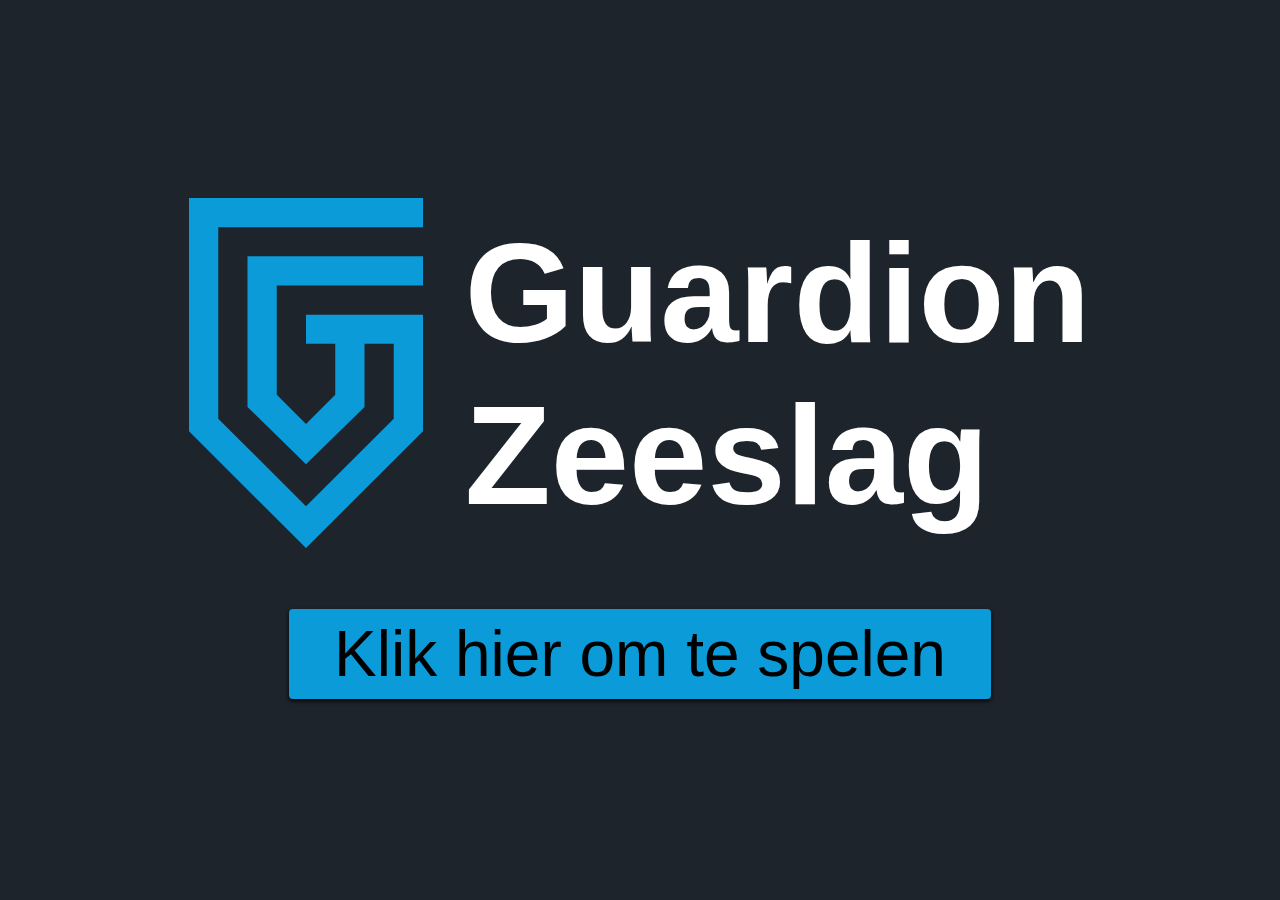
<file: index.html>
<!DOCTYPE html>
<html lang="nl" style="height: 100%;">

<head>
  <meta charset="UTF-8" />
  <meta http-equiv="X-UA-Compatible" content="IE=edge" />
  <meta name="viewport" content="width=device-width, initial-scale=1.0" />
  <link rel="icon" type="image/x-icon" href="../media/headquarterLogo.svg" />
  <link rel="stylesheet" href="../styling/style.css" />
  <title>Zeeslag Marinedagen</title>
</head>

<body>
  <div class="sectionContainer">
    <div class="titleContainer">
      <table>
        <tr>
          <td><img src="/media/guardionLogo.svg" height="350px" width="100%"></td>
          <td>
            <h1>Guardion</h1>
            <H1>Zeeslag</H1>
          </td>
        </tr>
      </table>

      <button id="btnNewGame">
        Klik hier om te spelen
      </button>
      <div class="statsHeader">Spelstatistieken</div>
      <div class="gameStatistics">
        <table>
        </table>
      </div>

      <div class="debugButtons hide">
        <a href="pages/gameover.html"><button>Game Over</button></a>
        <a href="pages/win.html"><button>Win</button></a>
        <a href="pages/winrubberduck.html"><button>Win rubber duck</button></a>
      </div>
    </div>
    <div class="rulesContainer">
      <h2>Speluitleg</h2>

      <div class="rule">
        <div class="ruleNumber">1</div>
        <div>
          <div class="ruleHeader">Plaats je schepen.</div>
          <div class="ruleExplainer">Sleep je schepen op het bord om ze te plaatsen.</div>
        </div>
      </div>

      <div class="rule">
        <div class="ruleNumber">2</div>
        <div class="ruleText">
          <div class="ruleHeader">Klik op start.</div>
          <div class="ruleExplainer">Tevreden over je opstelling? Dan is het tijd voor de zeeslag.</div>
        </div>
      </div>

      <div class="rule">
        <div class="ruleNumber">3</div>
        <div class="ruleText">
          <div class="ruleHeader">Schiet er op los.</div>
          <div class="ruleExplainer">Klik op het bord van Guardion om een positie aan te vallen.</div>
        </div>
      </div>

      <div class="rule">
        <div class="ruleNumber">4</div>
        <div class="ruleText">
          <div class="ruleHeader">Win of verlies.</div>
          <div class="ruleExplainer">Kijk of je Guardion kunt verslaan.</div>
        </div>
      </div>

      <div class="rule">
        <div class="ruleNumber">5</div>
        <div class="ruleText">
          <div class="ruleHeader">Meer dan 100 punten? Ducky!</div>
          <div class="ruleExplainer">Heb je meer dan 100 punten gescoord? Dan heb je een kleine prijs gewonnen: de
            Maritieme IT Ducky! Een super leuk programmeermaatje.
            <br /></br>
            <div id="duckyExplainer">Waarom een rubber eendje?<img src="./media/marit_eendje.png"
                alt="rubber duck"><br>Klik hier om het te weten te komen.</div>
          </div>
        </div>
      </div>

    </div>

    <div id="duckyExplainerModal" class="modal">
      <div class="modal-content">
        <div class="modal-header">
          <span class="close">&times;</span>
          <h2>Rubber Duck Debugging</h2>
        </div>
        <div class="modal-actual-content">
          <p>In software engineering is rubber duck debugging (of rubberducking) een methode om code te debuggen door
            een probleem in
            gesproken of geschreven natuurlijke taal te verwoorden. De naam is een verwijzing naar een verhaal in het
            boek The Pragmatic
            Programmer.
          </p>
          <p><b>Hoe werkt het?</b>
          <ol>
            <li>Smeek, leen, steel, koop, fabriceer, win of verkrijg op een andere manier een rubbereend (van de badeend
              variant).</li>
            <li>Zet het badeendje op je bureau. Vertel het dat je graag wat code met het eendje wil doornemen, als dat
              goed is.</li>
            <li>Leg aan de eend uit wat jouw code moet doen. Ga dan in detail en leg regel voor regel je code uit.</li>
            <li>Op een gegeven moment vertel je de eend wat je nu gaat doen en realiseer je je dan dat dat in feite niet
              is wat je eigenlijk aan het doen bent.
              De eend zal rustig blijven zitten, blij in de wetenschap dat hij je op weg heeft geholpen.</li>
          </ol>
          </p>
          <p>Opmerking: in geval van nood kan een collega de eend vervangen, maar het heeft vaak de voorkeur om fouten
            aan de eend toe te vertrouwen in plaats
            van aan je collega. Er zijn trouwens veel andere termen voor deze techniek, waarbij vaak verschillende
            objecten of
            huisdieren zoals een hond of kat betrokken zijn. Teddyberen worden naar verluid ook veel gebruikt.
          </p>
          <img src="../media/marit_eendje.png" alt="Ducky!">
        </div>
      </div>
    </div>

  </div>

  <script type="module" src="../scripts/index.js"></script>
  <script type="module" src="../scripts/score.js"></script>

</body>

</html>
</file>
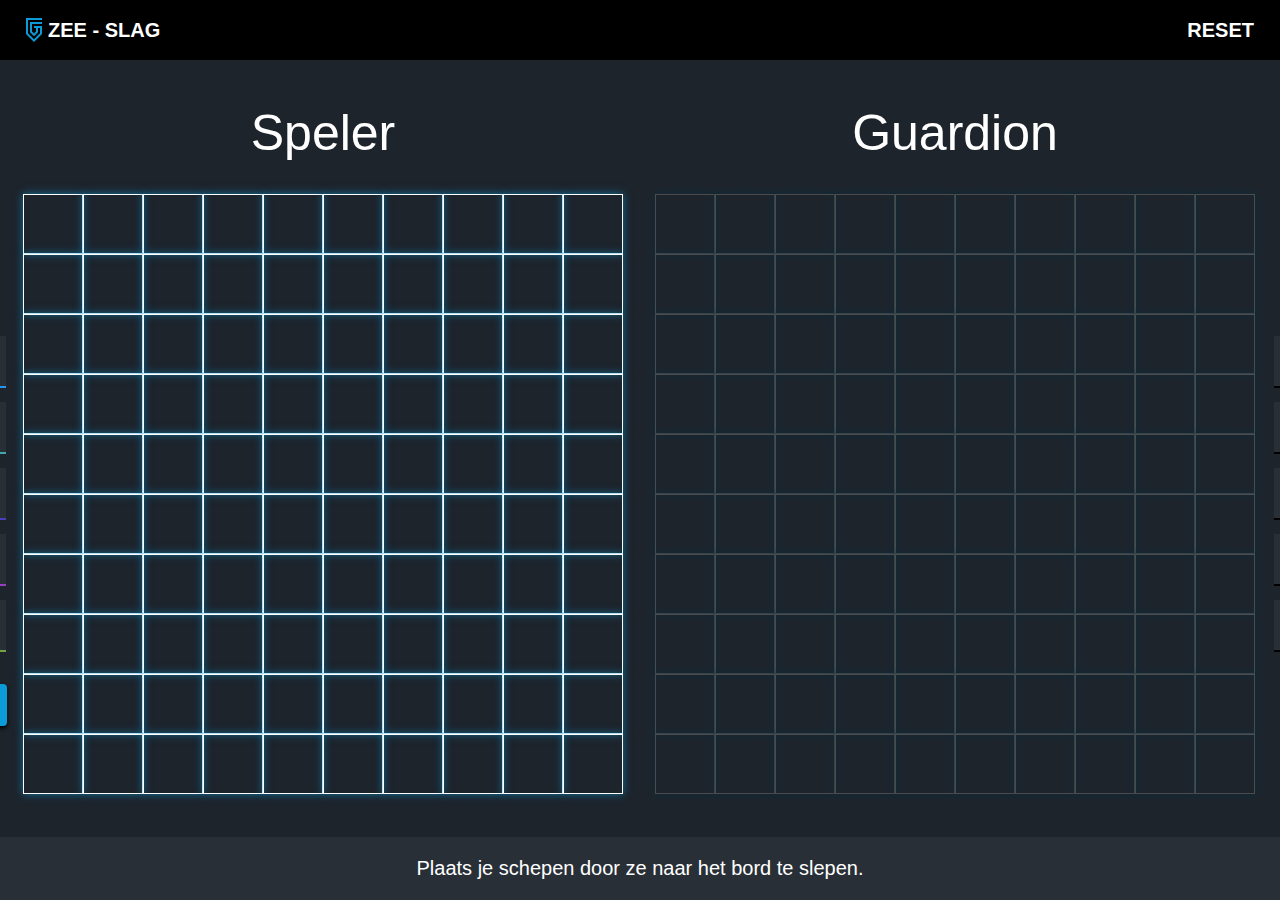
<file: pages/game.html>
<!-- <!DOCTYPE html> -->
<html lang="nl">

<head>

    <meta charset="UTF-8">
    <meta http-equiv="X-UA-Compatible" content="IE=edge">
    <meta name="viewport" content="width=device-width, initial-scale=1.0">
    <link rel="stylesheet" href="../styling/style.css">
    <link rel="stylesheet" href="../styling/game.css">
    <link rel="stylesheet" href="../styling/ships.css">
    <link rel="icon" type="image/x-icon" href="../media/guardionLogo.svg">
    <title>Game</title>
</head>

<body>
    <div class="header">
        <nav>
            <a href="../index.html">
                <section class="headerLogo">
                    <img src="../media/guardionLogo.svg" alt="Logo guardian" style="margin-left: 10px;">
                    <span>ZEE - SLAG</span>
                </section>
            </a>
            <button id="resetButton" onClick="window.location.reload()">RESET</button>
        </nav>
    </div>

    <div id="gameContainer">
        <div id="gamesBoardContainer">
            <div id="playerSide" class="playerPanel">
                <div class="panelHeader">
                    <div class="boardTitle">Speler</div>
                </div>
                <div class="panelContent">
                    <div class="shipList">
                        <div id="0" class="submarinePreview submarine preview draggable">
                            <load-file replaceWith id="subSvg" src="../media/IPW.svg"></load-file>
                        </div>

                        <div id="1" class="destroyerPreview destroyer preview draggable">
                            <load-file replaceWith id="opvSvg" src="../media/OPV.svg"></load-file>
                        </div>

                        <div id="2" class="cruiserPreview cruiser preview draggable">
                            <load-file replaceWith id="mffSvg" src="../media/MFF.svg"></load-file>
                        </div>

                        <div id="3" class="battleshipPreview battleship preview draggable">
                            <load-file replaceWith id="lcfSvg" src="../media/LCF.svg"></load-file>
                        </div>

                        <div id="4" class="carrierPreview carrier preview draggable">
                            <load-file replaceWith id="dmanSvg" src="../media/DMAN.svg"></load-file>
                        </div>
                    </div>
                    <div class="panelFooter">
                        <div id="allButtons">
                            <div id="setupButtons">
                                <button id="flipButton">
                                    <img src="../media/flipButton.png" />
                                    Roteer
                                </button>
                                <button id="infoButton">
                                    <img src="../media/infobutton.png" />
                                    Scheepsinfo
                                </button>
                            </div>
                            <button id="startButton">Start</button>
                        </div>
                    </div>

                    <div id="player" class="gameBoard"></div>
                </div>
            </div>

            <div id="centerPadding"></div>

            <div id="computerSide" class="playerPanel">
                <div class="panelHeader">
                    <div class="scoreCard">
                        <p>Raak</p>
                        <div id="hit" class="statNumber">

                        </div>
                        <p>Mis</p>
                        <div id="miss" class="statNumber">

                        </div>
                        <p>Score</p>
                        <div id="score" class="statNumber">

                        </div>
                    </div>
                    <div class="boardTitle">Guardion</div>
                </div>
                <div class="panelContent">
                    <div id="computer" class="gameBoard"></div>
                    <div class="shipList">
                        <div id="0" class="submarinePreview submarine preview">
                            <load-file replaceWith id="subSvg" src="../media/IPW.svg"></load-file>
                        </div>
                        <div id="1" class="destroyerPreview destroyer preview">
                            <load-file replaceWith id="opvSvg" src="../media/OPV.svg"></load-file>
                        </div>
                        <div id="2" class="cruiserPreview cruiser preview">
                            <load-file replaceWith id="mffSvg" src="../media/MFF.svg"></load-file>
                        </div>
                        <div id="3" class="battleshipPreview battleship preview">
                            <load-file replaceWith id="lcfSvg" src="../media/LCF.svg"></load-file>
                        </div>
                        <div id="4" class="carrierPreview carrier preview">
                            <load-file replaceWith id="dmanSvg" src="../media/DMAN.svg"></load-file>
                        </div>
                    </div>
                </div>
            </div>
        </div>

    </div>

    <div id="gameFooter">
        <div id="gameInfo">
            <div class="text"></div>
            <div id="infoSpacer"></div>
        </div>
    </div>

    </div>

    <script src="../scripts/loadfile.js"></script>
    <script type="module" src="../scripts/game.js"></script>
    <script type="module" src="../scripts/setup.js"></script>
    <script type="module" src="../scripts/autoreset.js"></script>

</body>

</html>
</file>
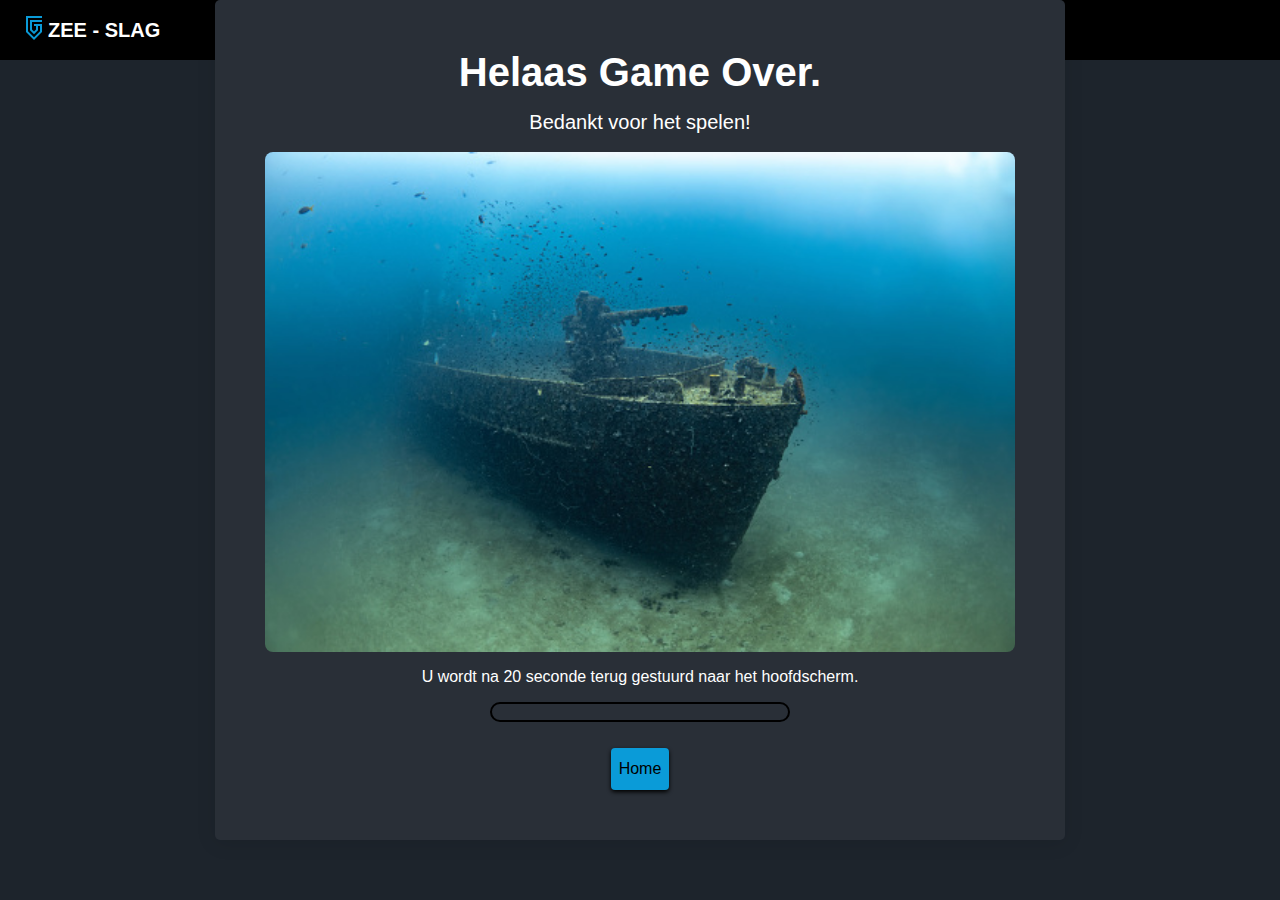
<file: pages/gameover.html>
<!DOCTYPE html>
<html lang="en">

<head>
    <meta charset="UTF-8" />
    <meta http-equiv="X-UA-Compatible" content="IE=edge" />
    <meta name="viewport" content="width=device-width, initial-scale=1.0" />
    <link rel="icon" type="image/x-icon" href="../media/guardionLogo.svg" />
    <link rel="stylesheet" href="../styling/style.css" />
    <title>Gewonnen of verloren</title>
</head>

<body>
    <script>
        function gotoHomePage() {
            window.open('../index.html','_self')
        }
    </script>
    <div class="header">
        <nav>
            <section class="headerLogo">
                <a href="../index.html"><img src="../media/guardionLogo.svg" alt="Logo guardian" style="margin-left: 10px;"></a>
                <span>ZEE - SLAG</span>
            </section>
        </nav>
    </div>

    <div class="section">
        <div class="sectionContent">
            <div class="sectionText">
                <h1>Helaas Game Over.</h1>
                <p>Bedankt voor het spelen!</p><br>
            </div>
            <img src="../media/gezonkenSchip.jpg" alt="Verloren" height="500px">
            <div class="redirectionIndexPage">
                <div id="redirectMessage">U wordt na 20 seconde terug gestuurd naar het hoofdscherm.</div>
                <progress value="0" max="20" id="progressBar"></progress>
                <script type="text/javascript">
                    let timeleft = 20;
                    let redirectTimer = setInterval(function () {
                        if (timeleft <= 0) {
                            clearInterval(redirectTimer);
                        }
                        document.getElementById("progressBar").value = 20 - timeleft;
                        timeleft -= 1;
                    }, 1000);
                </script>
                <script>
                    let timer = setTimeout(function () {
                        window.location = '../index.html'
                    }, 20000);
                </script>
            </div>
            <div class="sectionButton">
                <button onclick="gotoHomePage()">Home</button>
            </div>
        </div>
    </div>
</body>

</html>
</file>
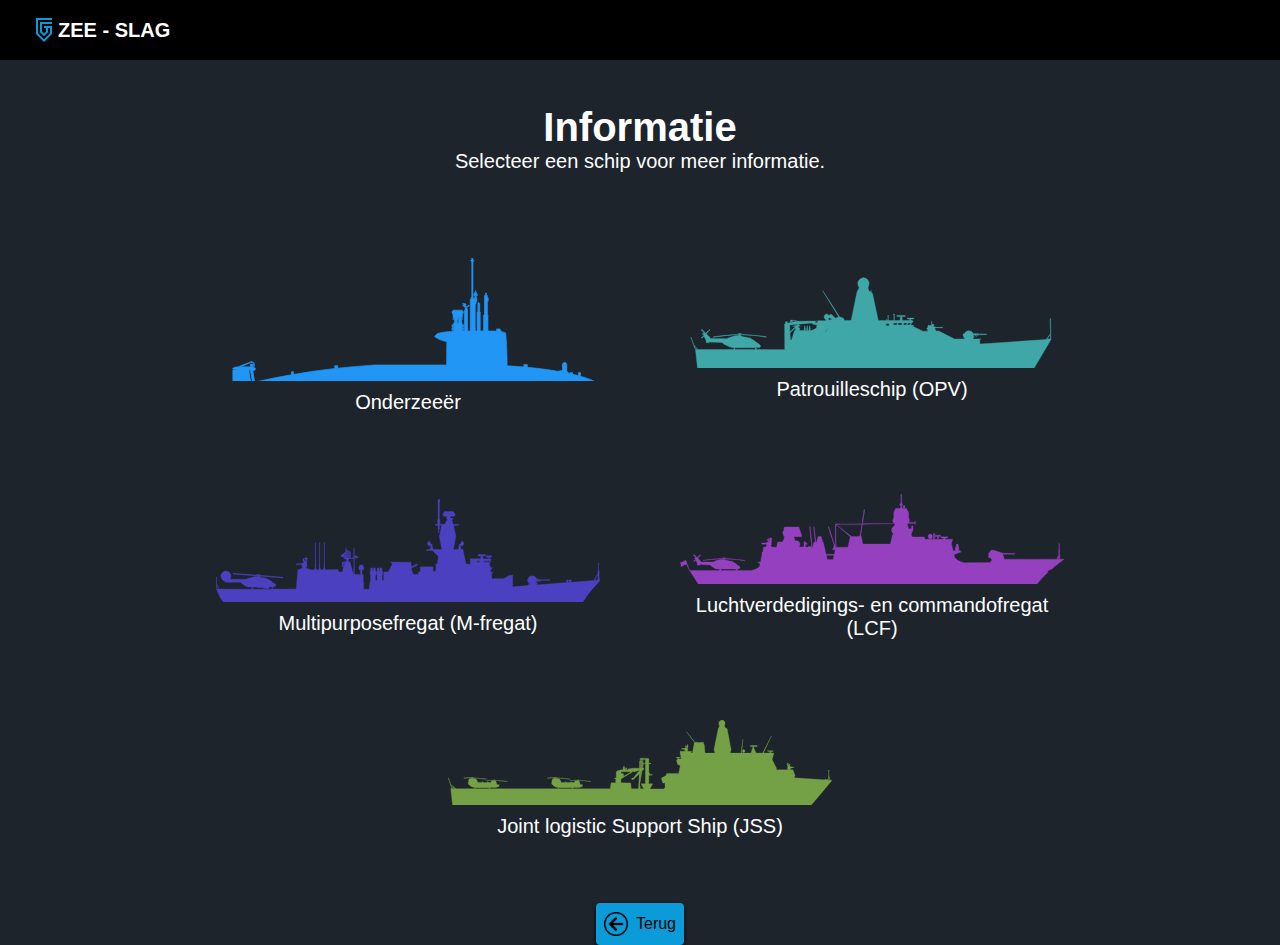
<file: pages/info.html>
<!-- <!DOCTYPE html> -->
<html lang="nl">

<head>

    <meta charset="UTF-8">
    <meta http-equiv="X-UA-Compatible" content="IE=edge">
    <meta name="viewport" content="width=device-width, initial-scale=1.0">
    <link rel="stylesheet" href="../styling/style.css">
    <link rel="stylesheet" href="../styling/game.css">
    <link rel="stylesheet" href="../styling/ships.css">
    <link rel="icon" type="image/x-icon" href="../media/guardionLogo.svg">
    <title>Info</title>
</head>

<body>
    <div class="header">
        <nav>
            <button id="backToGame" onclick="javascript:window.open('','_self').close();">
                <section class="headerLogo">
                    <img src="../media/guardionLogo.svg" alt="Logo guardian" style="margin-left: 10px;">
                    <span>ZEE - SLAG</span>
                </section>
            </button>
        </nav>
    </div>
    <div class="infoContainer">
        <div class="infoHeaderText">
            <h1>Informatie</h1>
            <p>Selecteer een schip voor meer informatie.</p>
        </div>
        <div class="shipInfoContainer">
            <div class="shipImg submarine" data-modal="myModal1">
                <load-file replaceWith id="subSvg" src="../media/IPW.svg"></load-file>
                <p>Onderzeeër</p>
            </div>
            <div class="shipImg destroyer" data-modal="myModal2">
                <load-file replaceWith id="opvSvg" src="../media/OPV.svg"></load-file>
                <p>Patrouilleschip (OPV)</p>
            </div>
            <div class="shipImg cruiser" data-modal="myModal3">
                <load-file replaceWith id="mffSvg" src="../media/MFF.svg"></load-file>
                <p>Multipurposefregat (M-fregat)</p>
            </div>
            <div class="shipImg battleship" data-modal="myModal4">
                <load-file replaceWith id="lcfSvg" src="../media/LCF.svg"></load-file>
                <p>Luchtverdedigings- en commandofregat (LCF)</p>
            </div>
            <div class="shipImg carrier" data-modal="myModal5">
                <load-file replaceWith id="dmanSvg" src="../media/DMAN.svg"></load-file>
                <p>Joint logistic Support Ship (JSS)</p>
            </div>
        </div>
        <div class="returnButton">
            <button id="infoButton" onclick="javascript:window.open('','_self').close();">
                <img src="../media/returnbutton.png"/>
                Terug
            </button>
        </div>

    </div>

    <!-- Modals -->
    <div id="myModal1" class="modal">
        <div class="modal-content">
            <div class="modal-header">
                <span class="close">&times;</span>
                <h2>Onderzeeër</h2>
            </div>
            <div class="modal-actual-content">
                <p>De 4 onderzeeboten van de Walrusklasse zijn moderne conventionele, niet-nucleaire onderzeeboten. Ze
                    onderscheiden zich door hun relatief beperkte afmetingen. Hierdoor kunnen ze ook vanuit ‘ondiep’ water
                    inlichtingen verzamelen of (kust)verkenningen uitvoeren.</p>
                <img src="../media/onderzeeër.jpg" alt="onderzeeër">
            </div>
        </div>
    </div>

    <div id="myModal2" class="modal">
        <div class="modal-content">
            <div class="modal-header">
                <span class="close">&times;</span>
                <h2>Patrouilleschip (OPV)</h2>
            </div>
            <div class="modal-actual-content">
                <p>De patrouilleschepen van de Holland-klasse zijn flexibel inzetbare schepen, toegerust op de bewaking van
                    kustwateren. Naast antiterrorisme- en antipiraterijoperaties, worden deze zogenoemde ocean-going patrol
                    vessels (OPV) ook ingezet voor drugsbestrijdingsoperaties.</p>
                <img src="../media/patrouilleschepen.jpg" alt="OPV">
            </div>
        </div>
    </div>

    <div id="myModal3" class="modal">
        <div class="modal-content">
            <div class="modal-header">
                <span class="close">&times;</span>
                <h2>Multipurposefregat (M-fregat)</h2>
            </div>
            <div class="modal-actual-content">
                <p>De marine heeft 2 multipurposefregatten (M-fregatten) voor oppervlakteoorlogsvoering op zee en
                    onderzeebootbestrijding. Ook kunnen de schepen zichzelf verdedigen tegen dreigingen vanuit de lucht.</p>
                <img src="../media/Multipurposefregat.jpg" alt="MFF">
            </div>
        </div>
    </div>

    <div id="myModal4" class="modal">
        <div class="modal-content">
            <div class="modal-header">
                <span class="close">&times;</span>
                <h2>Luchtverdedigings- en commandofregat (LCF)</h2>
            </div>
            <div class="modal-actual-content">
                <p>De Koninklijke Marine beschikt over 4 luchtverdedigings- en commandofregatten (LCF) van de De Zeven
                    Provinciënklasse. De schepen kunnen een compleet vlootverband beschermen tegen vijandelijke dreigingen
                    vanaf zee en uit de lucht (vliegtuigen én raketten).</p>
                <img src="../media/lcf.jpg" alt="LCF">
            </div>
        </div>
    </div>

    <div id="myModal5" class="modal">
        <div class="modal-content">
            <div class="modal-header">
                <span class="close">&times;</span>
                <h2>Joint logistic Support Ship (JSS)</h2>
            </div>
            <div class="modal-actual-content">
                <p>Zr.Ms. Karel Doorman is een logistiek ondersteunings- en bevoorradingsschip, oftewel joint logistic
                    support ship (JSS). Met een lengte van 205 meter is het het grootste schip van de marine. Hiermee kan de
                    krijgsmacht operaties uitvoeren (ver) buiten de landsgrenzen.</p>
                <img src="../media/JSS.jpg" alt="JSS">
            </div>
        </div>
    </div>


    <script src="../scripts/loadfile.js"></script>
    <script src="../scripts/info.js"></script>
    <script type="module" src="../scripts/autoreset.js"></script>
</body>

</html>
</file>
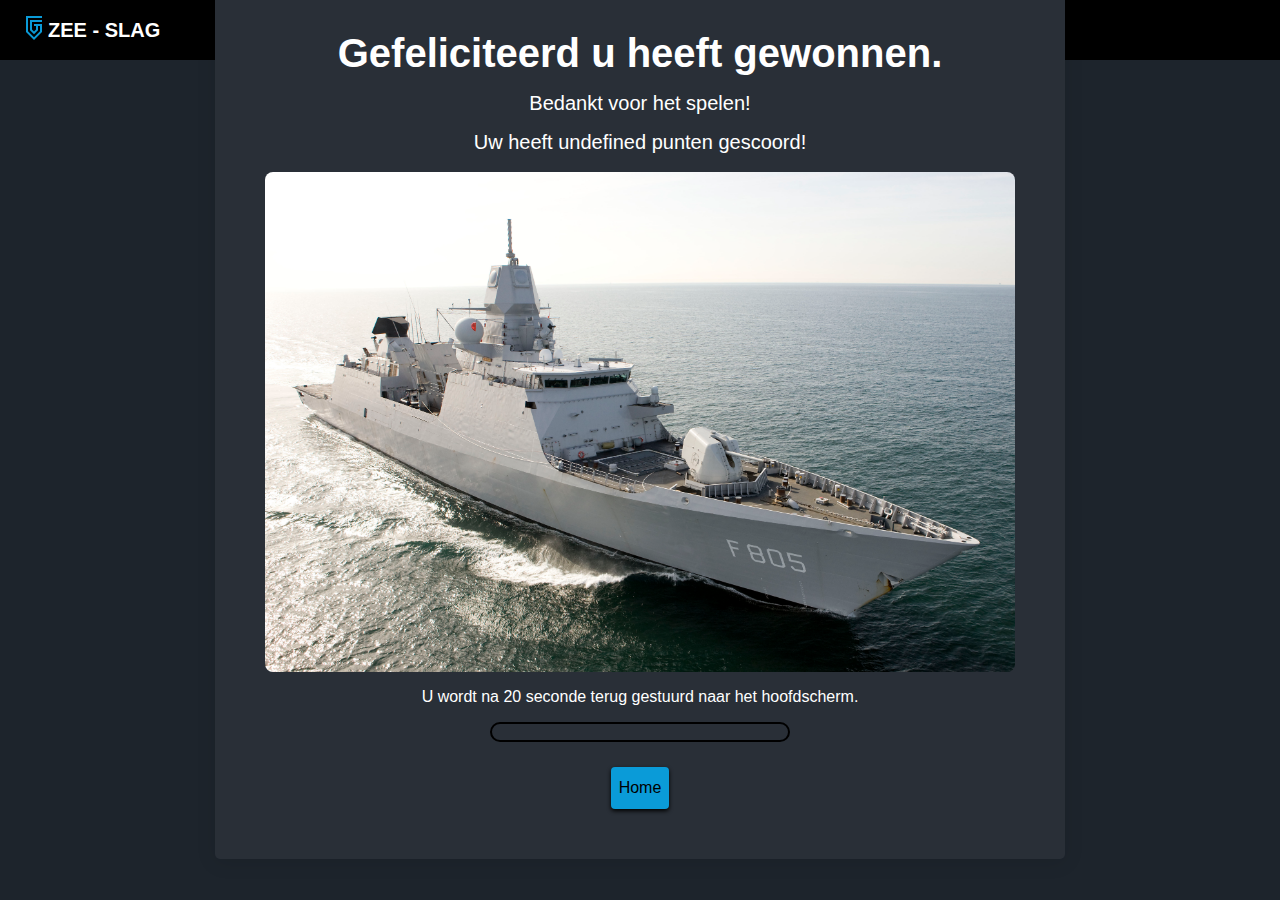
<file: pages/win.html>
<!DOCTYPE html>
<html lang="en">

<head>
    <meta charset="UTF-8" />
    <meta http-equiv="X-UA-Compatible" content="IE=edge" />
    <meta name="viewport" content="width=device-width, initial-scale=1.0" />
    <link rel="icon" type="image/x-icon" href="../media/guardionLogo.svg" />
    <link rel="stylesheet" href="../styling/style.css" />
    <title>Gewonnen of verloren</title>
</head>

<body>
    <script>
        function gotoHomePage() {
            window.open('../index.html','_self')
        }
    </script>
    <div class="header">
        <nav>
            <section class="headerLogo">
                <a href="../index.html"><img src="../media/guardionLogo.svg" alt="Logo guardian" style="margin-left: 10px;"></a>
                <span>ZEE - SLAG</span>
            </section>
        </nav>
    </div>
    <div class="section">
        <div class="sectionContent">
            <div class="sectionText">
                <h1>Gefeliciteerd u heeft gewonnen.</h1>
                <p>Bedankt voor het spelen!</p>
                <p id="score"></p>
                <script>
                    document.getElementById("score").innerHTML = "Uw heeft " + 
                        window.location.search.split("=")[1] + " punten gescoord!";
                </script>
            </div>
            <br>
            <img src="../media/lcf.jpg" alt="Lcf" height="500px">
            <div class="redirectionIndexPage">
                <div id="redirectMessage">U wordt na 20 seconde terug gestuurd naar het hoofdscherm.</div>
                <progress value="0" max="20" id="progressBar"></progress>
                <script type="text/javascript">
                    let timeleft = 20;
                    let redirectTimer = setInterval(function () {
                        if (timeleft <= 0) {
                            clearInterval(redirectTimer);
                        }
                        document.getElementById("progressBar").value = 20 - timeleft;
                        timeleft -= 1;
                    }, 1000);
                </script>
                <script>
                    var timer = setTimeout(function () {
                        window.location = '../index.html'
                    }, 20000);
                </script>
            </div>
            <div class="sectionButton">
                <button onclick="gotoHomePage()">Home</button>
            </div>
        </div>
    </div>
</body>

</html>
</file>
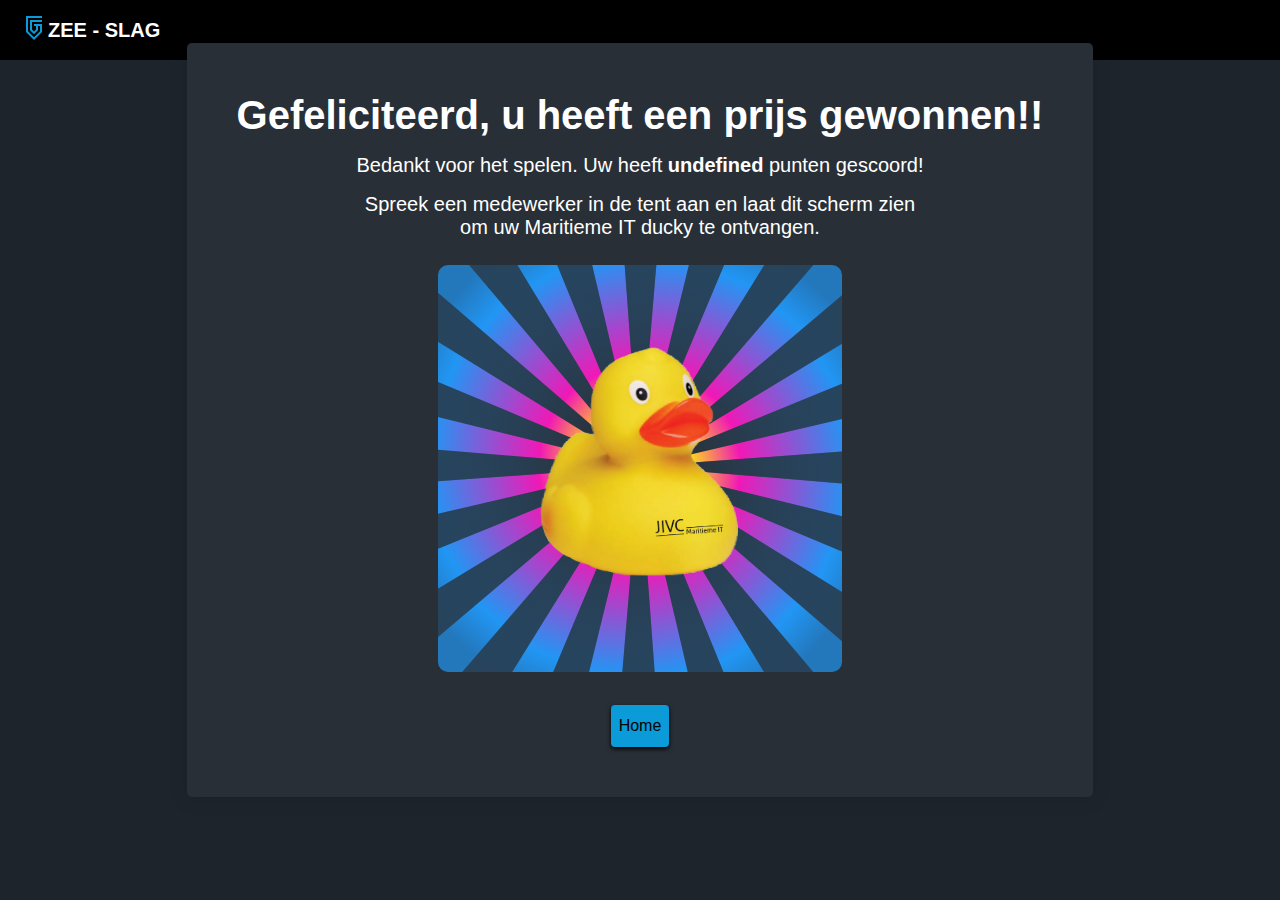
<file: pages/winrubberduck.html>
<!DOCTYPE html>
<html lang="en">

<head>
    <meta charset="UTF-8" />
    <meta http-equiv="X-UA-Compatible" content="IE=edge" />
    <meta name="viewport" content="width=device-width, initial-scale=1.0" />
    <link rel="icon" type="image/x-icon" href="../media/guardionLogo.svg" />
    <link rel="stylesheet" href="../styling/style.css" />
    <link rel="stylesheet" href="../styling/winducky.css" />
    <title>Gewonnen of verloren</title>
</head>

<body>
    <div class="header">
        <nav>
            <section class="headerLogo">
                <a href="../index.html"><img src="../media/guardionLogo.svg" alt="Logo guardian"
                        style="margin-left: 10px;"></a>
                <span>ZEE - SLAG</span>
            </section>
        </nav>
    </div>
    <script src="../scripts/confetti.js"></script>
    <!-- Confetti  JS-->
    <script>
        function gotoHomePage() {
            window.open('../index.html','_self')
        }
        // start
        const start = () => {
            setTimeout(function () {
                confetti.start()
            }, 1000); // 1000 is time that after 1 second start the confetti ( 1000 = 1 sec)
        };

        start();
    </script>
    <div class="section">
        <div class="sectionContent">
            <div class="sectionText">
                <h1>Gefeliciteerd, u heeft een prijs gewonnen!!</h1>
                <p id="score"></p>
                <script>
                    document.getElementById("score").innerHTML = "Bedankt voor het spelen. Uw heeft <b>" + 
                        window.location.search.split("=")[1] + "</b> punten gescoord!";
                </script>
                <p id="helperText">Spreek een medewerker in de tent aan en laat dit scherm zien<br>om uw Maritieme IT ducky te ontvangen.</p>
            </div>
            <br>
            <div id="ducky">
                <object id="sunburst" data="../media/sunburst.svg" type="image/svg+xml"></object>
                <img src="../media/marit_eendje.png" height="320px" />
            </div>

            <div class="sectionButton">
                <button onclick="gotoHomePage()">Home</button>
            </div>
        </div>
    </div>
</body>

</html>
</file>
<file: styling/style.css>
:root {
    --backgroundColor: transparent;
    --body-background-color: #1d242c;
    --content-background-color: #292f37;
    --guardion-blue: #0a9bd8;
    --button-border-radius: 4px;
    --button-height: 42px;
}

/* Media Queries */
@media screen and (min-width: 2560px) {
    #gamesBoardContainer {
        display: flex;
        justify-content: space-evenly;
        width: 100%;
    }

    #centerPadding {
        width: calc(2*274px) !important;
        /* twice width of the ship list */
    }

    #startButton {
        margin-right: 50%;
    }


    #gameInfo .text {
        width: 50%;
    }

    #infoSpacer {
        width: 50%;
        height: 16px;
    }

    #gameInfo {
        flex-direction: row !important;
    }

    .infoContainer {
        width: 50%;
        justify-content: left;
    }

    .modal-content {
        margin-left: 50% !important;
    }

    .section {
        padding-left: 50%;
    }

    .sectionContainer {
        width: 100%;
        height: 100%;
        display: flex;
        align-items: center;
    }

    .titleContainer {
        width: 50%;
        font-size: 50px;
        display: flex;
        flex-direction: column;
        align-items: center;
    }

    .titleContainer h1 {
        font-size: 7vw;
    }

    .rulesContainer {
        width: 25%;
        display: block !important;
        margin: auto auto;
        padding: 80px;
        background-color: var(--content-background-color);
        border-radius: 8px;
    }

    .rulesContainer h2 {
        font-size: 64px;
        margin-bottom: 30px;
    }

    .rulesContainer .ruleText {
        display: flex;
        flex-direction: column;
        justify-content: flex-start;
    }

    .rulesContainer .rule {
        padding-bottom: 16px;
        display: flex;
        flex-direction: row;

    }

    .rulesContainer .ruleNumber {
        font-size: 80px;
        font-weight: bold;
        padding-right: 16px;
        margin-top: -11px;
        color: var(--guardion-blue);
    }

    .rulesContainer .ruleHeader {
        font-size: 36px;
        font-weight: bold;
    }

    .rulesContainer .ruleExplainer {
        font-size: 20px;
    }
}


/* Font import */

@font-face {
    font-family: rijksoverheidSansHeading;
    src: url("../media/font/rijksoverheidsansheading-bold.ttf");
}

@font-face {
    font-family: rijksoverheidSansText;
    src: url("../media/font/rijksoverheidsanstext-regular.ttf");
}

@font-face {
    font-family: rijksoverheidSans;
    src: url("../media/font/rijksoverheidserif-regular.ttf");
}

/* Main styling */

* {
    margin: 0;
    padding: 0;
}

table h1 {
    font-size: 11vw;
}

h1 {
    font-size: 40px;
}

p {
    font-size: 20px;
}

body {
    background-color: var(--body-background-color);
    font-family: Roboto, Arial;
    color: white;
    display: flex;
    flex-direction: column;
    height: 100%;
    user-select: none;
    -webkit-user-select: none;
    -webkit-user-drag: none;
    overflow-y: hidden;
}

button,
.button {
    background-color: var(--guardion-blue);
    border: none;
    color: black;
    padding: 8px;
    margin-top: 25px;
    text-align: center;
    text-decoration: none;
    display: flex;
    flex-direction: row;
    align-items: center;
    font-size: 16px;
    text-align: center;
    border-radius: var(--button-border-radius);
    box-shadow: 0px 2px 4px black;
    cursor: pointer;
    height: var(--button-height);
}

button img {
    height: 24px;
    margin-right: 8px;
}

table {
    margin: auto auto 10px;
    color: white;
}

td {
    padding: 20px;
}

.titleContainer {
    display: flex;
    flex-direction: column;
    align-items: center;
}

.sectionContainer {
    width: 100%;
    height: 100%;
    display: flex;
    justify-content: center;
    align-items: center;
}

.sectionButton {
    display: flex;
    margin: 0 auto auto;
}

.sectionButton .button {
    margin: 0 auto auto;
    height: 50%;
}

/* Header styling */

.header {
    display: flex;
    flex-shrink: 0;
    height: 60px;
    flex-direction: column;
    justify-content: space-between;
    width: 100%;
    background-color: black;
    font-size: 20px;
    font-weight: bold;
    color: white;
}

.header nav {
    display: flex;
    justify-content: space-between;
    align-items: center;
    position: relative;
    height: 80px;
    padding-left: 16px;
    padding-right: 16px;
}

nav a {
    text-decoration: none;
    color: white;
}

nav a:hover {
    text-decoration: none;
    color: #0a9bd8;
}

.headerLogo {
    display: grid;
    grid-template-columns: 32px 1fr;
    align-items: center;
    font-size: 20px;
}

.infoButton img {
    margin: auto;
    height: var(--button-height);
    border-radius: 20px;
}

.infoContainer {
    display: flex;
    flex-direction: column;
    align-items: center;
}

#resetButton,
#backToGame {
    background-color: transparent;
    border: none;
    color: white;
    padding: 5px 5px;
    margin: 5px 5px;
    text-align: center;
    font-size: 20px;
    cursor: pointer;
    font-weight: bold;
}

#resetButton:hover,
#backToGame:hover {
    color: #0a9bd8;
}

#btnNewGame {
    font-size: 64px;
    padding: 45px;
}

/* Section styling */

.section {
    display: flex;
    justify-content: center;
    align-items: center;
    height: 80vh;
    /* background-image: url("../media/backgroundShips.png");
    background-repeat: no-repeat;
    background-size: cover;
    background-position: center; */
}

.sectionContent {
    color: white;
    display: flex;
    justify-content: center;
    flex-direction: column;
    align-items: center;
    text-align: center;
    background-color: var(--content-background-color);
    padding: 50px;
    border-radius: 5px;
    box-shadow: 0px 3px 20px #0000001a;
}

.sectionContent img {
    border-radius: 8px;
}

#redirectMessage {
    margin-top: 16px;
    margin-bottom: 16px;
}

.statsHeader {
    font-size: 16px;
    font-weight: bold;
    padding-top: 64px;
    padding-bottom: 8px;
}

.gameStatistics {
    font-size: 16px;
    display: flex;
    flex-direction: column;
    justify-content: center;
    align-items: flex-start;
    width: fit-content;
    padding: 8px;
}

.gameStatistics td {
    padding: 2px 8px;
}

/* Progess bar result page */

progress {
    border: black 2px solid;
    border-radius: 10px;
    width: 300px;
    height: 20px;
}

progress::-webkit-progress-bar {
    background-color: transparent;
}

progress::-webkit-progress-value {
    background: var(--guardion-blue);
    border-radius: 15px;
}

.flex {
    display: flex;
}

.hide {
    display: none;
}

.draggable {
    user-select: all;
    -webkit-user-select: all;
    -webkit-user-drag: element;
}


/* Info */

.infoHeaderText {
    text-align: center;
    margin: 5vh;
}


.infoPreview svg #omtrek {
    fill: grey;
}

.infoPreview {
    border-color: grey;
}

.shipInfoContainer {
    display: flex;
    flex-wrap: wrap;
    justify-content: center;
    align-items: center;
    width: 100%;
    text-align: center;
}

.shipInfoContainer p {
    margin-top: 10px;
    font-size: 20px;
}

.shipImg {
    margin: 40px;
}

.shipInfoContainer div {
    width: 30%;
}

.shipInfoContainer .shipImg:hover {
    filter: grayscale() brightness(255);
    cursor: pointer;
    transition: 0.15s ease-in-out;
}

.modal {
    display: none;
    /* Hidden by default; flex when enabled */
    flex-direction: row;
    align-items: center;
    justify-content: center;
    position: absolute;
    /* Stay in place */
    z-index: 1;
    width: 100%;
    /* Full width */
    height: 100%;
    /* Full height */
    overflow: auto;
    /* Enable scroll if needed */
    background-color: rgb(0, 0, 0);
    /* Fallback color */
    background-color: rgba(0, 0, 0, 0.4);
    /* Black w/ opacity */
}

/* Modal Content */
.modal-content {
    color: black;
    background-color: #fefefe;
    padding: 20px;
    border: 1px solid #888;
    width: 35%;
    border-radius: 8px;
    display: flex;
    flex-direction: column;
    justify-items: center;
}

.modal-header {
    margin-bottom: 16px;
}

.modal-actual-content {
    display: flex;
    flex-direction: column;
    align-items: center;
}

.modal-content img {
    width: 100%;
    margin-top: 20px;
    border-radius: 8px;
}

/* The Close Button */
.close {
    color: #aaaaaa;
    float: right;
    font-size: 28px;
    font-weight: bold;
}

.close:hover,
.close:focus {
    color: #000;
    text-decoration: none;
    cursor: pointer;
}

.rulesContainer {
    display: none;
}

/*win-lose screens*/
.sectionText p {
    padding-top: 16px;
}

#duckyExplainer {
    font-style: italic;
}

#duckyExplainer img {
    position: fixed;
    margin-left: 70px;
    height: 45px;
}

#duckyExplainer:hover,
#duckyExplainer:focus {
    cursor: pointer;
    color: var(--guardion-blue);
    font-weight: bold;
}

#duckyExplainerModal img {
    width: 25%;
    height: 25%;
}

#duckyExplainerModal ol {
    list-style-position: inside;
    font-size: 20px;
}

#duckyExplainerModal p {
    margin-bottom: 16px;
    width: 100%
}
</file>
<file: styling/game.css>
/* Keyframes */
@keyframes sunkAnimation {
    from {
        fill: yellow;
    }

    to {
        fill: red;
    }
}

@keyframes buzz-out {
    10% {
        transform: translateX(3px) rotate(2deg);
    }

    20% {
        transform: translateX(-3px) rotate(-2deg);
    }

    30% {
        transform: translateX(3px) rotate(2deg);
    }

    40% {
        transform: translateX(-3px) rotate(-2deg);
    }

    50% {
        transform: translateX(2px) rotate(1deg);
    }

    60% {
        transform: translateX(-2px) rotate(-1deg);
    }

    70% {
        transform: translateX(2px) rotate(1deg);
    }

    80% {
        transform: translateX(-2px) rotate(-1deg);
    }

    90% {
        transform: translateX(2px) translateY(50px) rotate(-5eg);

    }

    100% {
        transform: translateX(-2px) translateY(150px) rotate(-10deg);
    }
}


/* game styling */
:root {
    --board-width: 600px;
}

#gameInfo {
    width: 100%;
    text-align: center;
    display: flex;
    flex-direction: row;
    align-items: center;
}

#gameInfo .text {
    font-size: 20px;
    color: white;
}

#gameInfo {
    width: 100%;
    padding-top: 20px;
    padding-bottom: 20px;
    background-color: var(--content-background-color);
    text-align: center;
    display: flex;
    flex-direction: column;
    align-items: center;
    transition: 1s ease-in-out;
}

#gameInfo .playing {
    display: none;
}

#gameContainer {
    width: 100%;
    margin: auto;
    text-align: center;
    display: flex;
    flex-direction: column;
    align-items: center;
    transition: 1s ease-in-out;
}

#gameContainer button {
    margin-top: 0px;
    background-color: #0a9bd8;
    color: black;
}

#gameContainer.playing~#gameFooter {
    display: none;
}

#centerPadding {
    width: 0px;
}

.gameContainer .container p {
    -webkit-user-select: none;
    user-select: none;
    -ms-user-select: none;
}

.playerPanel {
    display: flex;
    flex-direction: column;
    padding: 16px;
    align-items: center;
}

/* .playerPanel.turn .boardTitle {
    border-bottom: solid 5px yellow;
} */

.playerPanel.turn #computer {
    transition-duration: 0.5s;
    filter: brightness(100%);
}

.playerPanel.turn #player {
    filter: brightness(100%);
}

.playerPanel.turn #computer:hover {
    cursor: url('../media/gunpointer.png')17.5 17.5, auto !important;
}


.panelHeader {
    width: 100%;
    display: flex;
    flex-direction: column;
    margin-bottom: 24px;
}

.panelHeader .boardTitle {
    font-size: 50px;
    width: var(--board-width);
    padding-bottom: 8px;
    height: fit-content;
}

.panelHeader .scoreCard {
    width: 60%;
    height: fit-content;
    display: flex;
    padding-bottom: 25px;
    flex-direction: row;
    justify-content: space-around;
}

.scoreCard {
    align-items: center;
    color: var(--guardion-blue);
    font-size: 36px;
    font-weight: bold;
}

.scoreCard p {
    color: white;
    font-size: 30px;
    margin-left: 70px;
    font-weight: normal;
}

.setup .scoreCard {
    display: none;
}

.statNumber {
    padding-left: 10px;
}

.panelContent {
    display: flex;
    flex-direction: row;
    align-items: center;
}

.panelFooter {
    width: 0px;
    margin-top: 47%;
    padding: 16px;
    margin-left: -18px;
    /* background-color: aquamarine; */
    display: flex;
    flex-direction: row;
    align-items: center;
    justify-content: flex-end;
}

.panelFooter #allButtons {
    display: flex;
    flex-direction: column;
    margin-top: 64px;
}

.panelFooter .boardPadding {
    width: var(--board-width);
    margin-left: 16px;
}

.panelFooter button {
    margin-left: 8px;
}

.panelFooter #setupButtons {
    display: flex;
    flex-direction: row;
}

.panelFooter #startButton {
    font-size: 20px;
    font-weight: bold;
    width: calc(100% - 8px);
    margin-top: 8px;
    justify-content: center;
}

.panelFooter #startButton.hide {
    display: flex;
    visibility: hidden;
}

.shipList {
    display: flex;
    flex-direction: column;
    row-gap: 8px;
    column-gap: 0;
}

#gamesBoardContainer {
    display: flex;
}

/* player panel */
#playerSide,
#playerSide .panelHeader {
    justify-content: flex-end;
    align-items: flex-end;
}

/* computer panel */
#computerSide,
#computerSide.panelHeader {
    justify-content: flex-start;
    align-items: flex-start;
}

#playerSide .shipList {
    align-items: end;
}

#playerSide .shipList .playing {
    cursor: none;
}

/* rotated*/
#playerSide .shipList.vertical {
    transform-origin: center;
    transform: rotate(-90deg) translateY(-40px);
}

/* computer panel */
#computerSide .shipList {
    align-items: start;
    padding-left: 16px;
    pointer-events: none;
}

#computerSide .shipList svg {
    transform: scaleX(-1);
    pointer-events: none;
}

.gameBoard {
    width: var(--board-width);
    height: var(--board-width);
    display: grid;
    grid-template-columns: 1fr 1fr 1fr 1fr 1fr 1fr 1fr 1fr 1fr 1fr;
    gap: 0;
}

.block {
    width: 60px;
    height: 60px;
    border: solid 1px white;
    box-sizing: border-box;
    box-shadow: 0 0 8px #0a9bd8aa;

}

.container {
    width: 400px;
    margin: 10px 10px;
    padding-top: 10px;
    background-color: var(--content-background-color);
    box-shadow: 0 0 8px black;
    display: block;
}

.playing .gameBoard {
    transition-duration: 0.5s;
    filter: brightness(30%);
    cursor: not-allowed;
}

.playing .boardTitle {
    font-weight: bold;
}

.playing .boardTitle {
    font-weight: bold;
}

.turn .panelHeader .boardTitle {
    font-weight: normal;
}



.setup #computer {
    filter: brightness(30%);
}

/* #gameContainer.playing #computer {
    filter: brightness(100%);
}

#gameContainer.playing #computer:hover {
    cursor: url('../media/gunpointer.png')17.5 17.5, auto;
} */


#computer .destroyer,
#computer .submarine,
#computer .cruiser,
#computer .battleship,
#computer .carrier {
    background-color: var(--backgroundColor);
}

#gameContainer.playing #computer .block:hover {
    border: solid yellow 7px;
}

.hover {
    background-color: rgba(255, 255, 255, 0.8);
}

.hover.error {
    background-color: rgba(255, 60, 60, 0.8) !important;
}

#player div {
    transition: background-color 200ms;
    transition-delay: 50ms;
}

.boom {
    pointer-events: none;
    background-image: url('../media/boom.gif') !important;
    background-size: cover;
    background-position: center;
}

#computer.gameBoard .boom {
    background-color: rgba(128, 57, 57, 0.666);
}

.empty {
    pointer-events: none;
    background-image: url('../media/empty.gif') !important;
    background-size: cover;
    background-color: rgba(38, 75, 148, 0.6);
    background-position: center;
}

.sunk {
    border-color: red !important;
}

.debug {
    background-color: red !important;
}

.sunk svg #omtrek {
    fill: red;
    animation-name: sunkAnimation, buzz-out;
    animation-duration: 4s;
    animation-fill-mode: forwards;
}

.shipLists {
    display: flex;
    justify-content: space-between;
    color: white;
    background-color: var(--content-background-color);
    padding: 10px;
    pointer-events: none;
    /* display: none; */
}

.shipLists p {
    padding-bottom: 10px;
    font-weight: bold;
}

#gameContainer.setup #computerSide .shipList div {
    background-color: var(--content-background-color);
    border-color: black;
}

#gameContainer.setup #computerSide .shipList svg #omtrek {
    fill: black;
}

#gameContainer.setup #computer {
    pointer-events: none;
}

#gameContainer.setup .preview {
    cursor: grab;
}
</file>
<file: styling/ships.css>
:root {
    --preview-height: 48px;
    /* ship color */
    --color-destroyer: #3FA7A7;
    --color-submarine: #2196F4;
    --color-cruiser: #4B40BF;
    --color-battleship: #9540BF;
    --color-carrier: #74A145;
}
/* SHIPS */
.preview {
    height: var(--preview-height);
    margin: 3px;
    padding: 0px 6px;
    padding-top: 2px;
    display: flex;
    align-items: flex-end;
    background-color: var(--content-background-color);
    border-bottom-style: solid;
    border-bottom-width: 2px;
    justify-content: center;    
}
.preview .setup{
    cursor: grab;
}
.preview svg {
    width: 100%;
    max-height: 100%;
}
.preview svg #omtrek {    
    stroke: none;
}
.preview.placed {
    border-color: grey;
}
.preview.placed svg #omtrek {
    fill: grey; 
}

/*submarine*/
#player .submarine {
    box-shadow: 0 0 8px var(--color-submarine);
    background-color: var(--color-submarine);
}
.submarine #omtrek {
    fill: var(--color-submarine);
}
.submarinePreview {
    border-color: var(--color-submarine);
    width: calc(2 * var(--preview-height));
}
.shipInfoContainer .submarine #omtrek { 
    stroke: var(--color-submarine);
    fill: var(--color-submarine); 
}

/*destroyer*/
#player .destroyer {
    box-shadow: 0 0 8px var(--color-destroyer);
    background-color: var(--color-destroyer);
}
.destroyer #omtrek {
    fill: var(--color-destroyer);
}
.destroyerPreview {
    border-color: var(--color-destroyer);
    width: calc(3 * var(--preview-height));
}
.shipInfoContainer .destroyer #omtrek { 
    stroke: var(--color-destroyer);
    fill: var(--color-destroyer); 
}

/*cruiser*/
#player .cruiser {
    box-shadow: 0 0 8px var(--color-cruiser);
    background-color: var(--color-cruiser);
}
.cruiser #omtrek {
    fill: var(--color-cruiser);
}
.cruiserPreview {
    border-color: var(--color-cruiser);
    width: calc(3 * var(--preview-height));
}
.shipInfoContainer .cruiser #omtrek { 
    stroke: var(--color-cruiser);
    fill: var(--color-cruiser); 
}

/*battleship*/
#player .battleship {
    box-shadow: 0 0 8px var(--color-battleship);
    background-color: var(--color-battleship);
}
.battleship #omtrek {
    fill: var(--color-battleship);
}
.battleshipPreview {
    border-color: var(--color-battleship);
    width: calc(4 * var(--preview-height));
}
.shipInfoContainer .battleship #omtrek {
    stroke: var(--color-battleship); 
    fill: var(--color-battleship); 
}

/*carrier*/
#player .carrier {
    box-shadow: 0 0 8px var(--color-carrier);
    background-color: var(--color-carrier);
}
.carrierPreview #omtrek {
    fill: var(--color-carrier);
}
.carrierPreview {
    border-color: var(--color-carrier);
    width: calc(5 * var(--preview-height));
}
.shipInfoContainer .carrier #omtrek {
    stroke: var(--color-carrier);
    fill: var(--color-carrier); 
}
</file>
<file: styling/winducky.css>
#ducky {
  width: 50%;
  height: 90%;
  position: relative;
  border-radius: 10px;
  margin: 8px;
  overflow: hidden;
}

#ducky img {
  /* <= optional, for responsiveness */
  max-width: 50%;
  height: auto;
  position: absolute;
  top: 20%;
  left: 25%;
}

#ducky #sunburst {
  top: 0;
  left: 0;
  z-index: -1;
  margin: -8px
}
</file>
